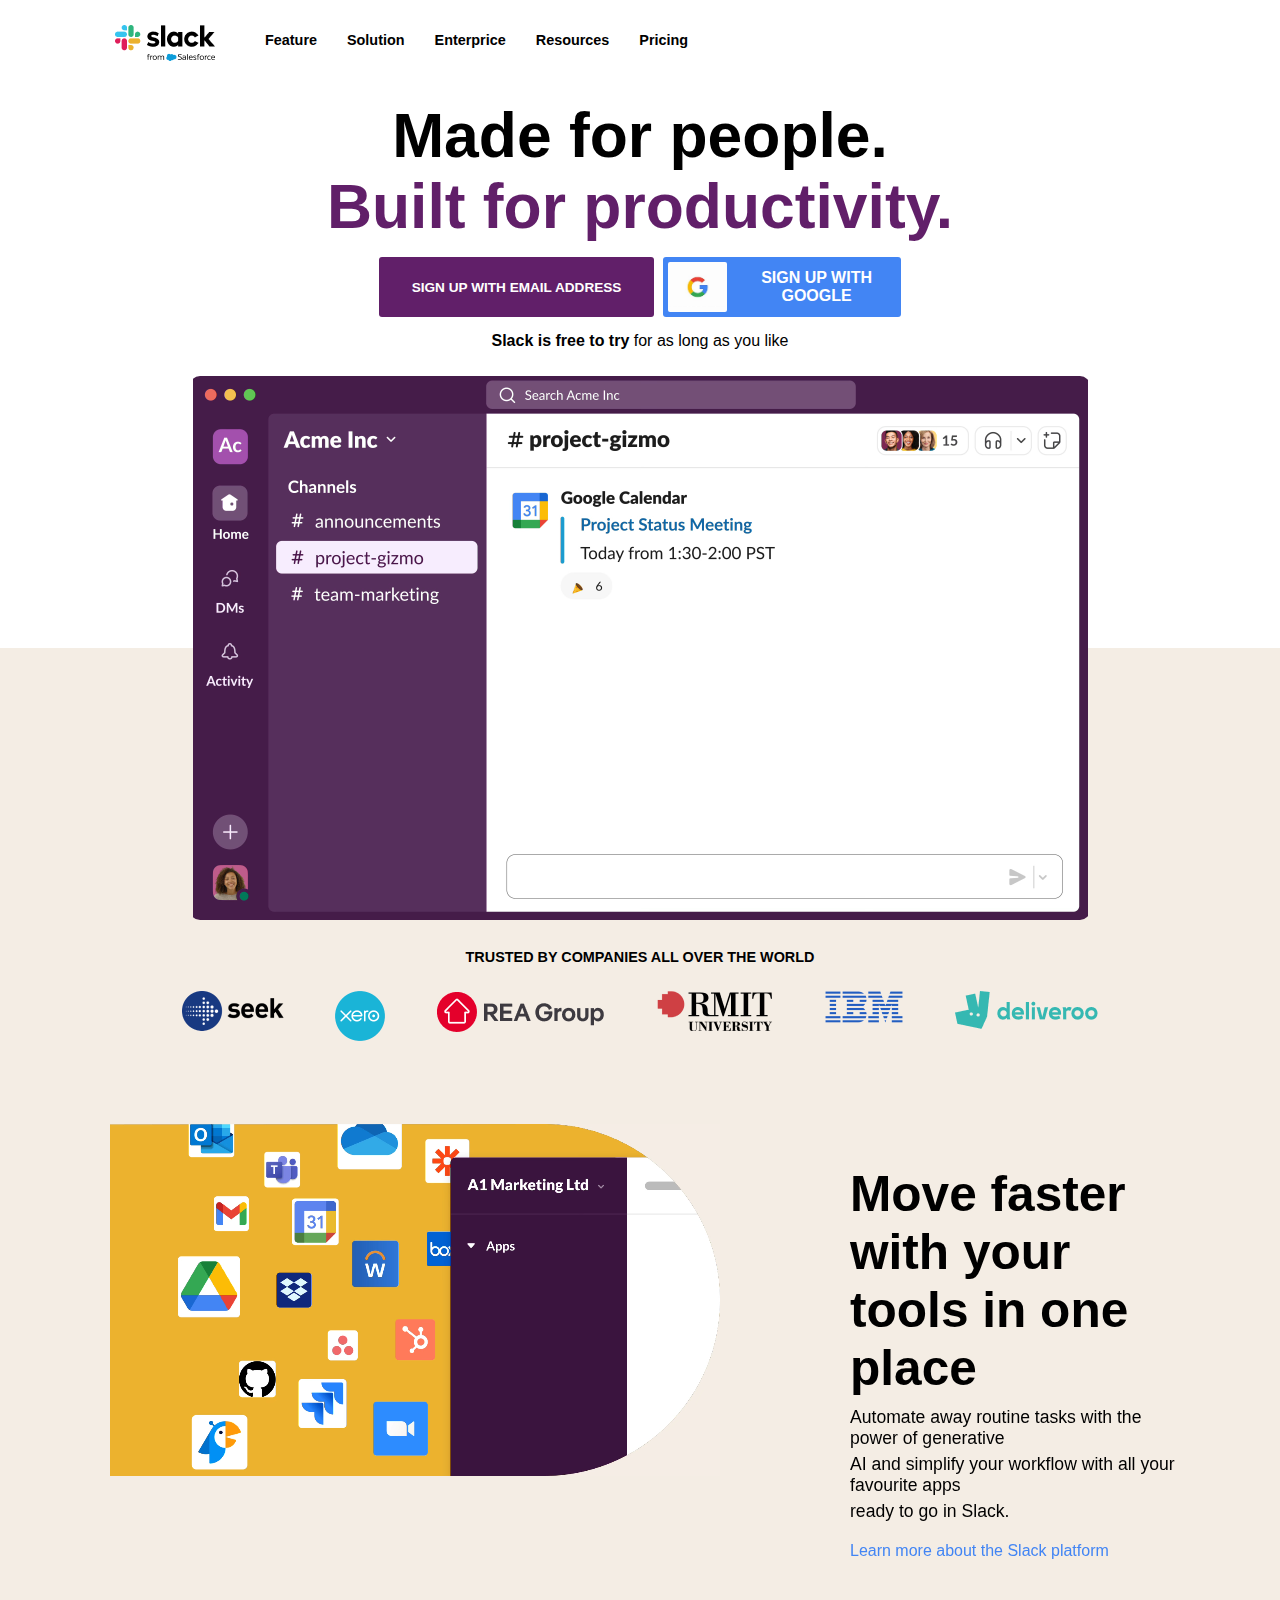
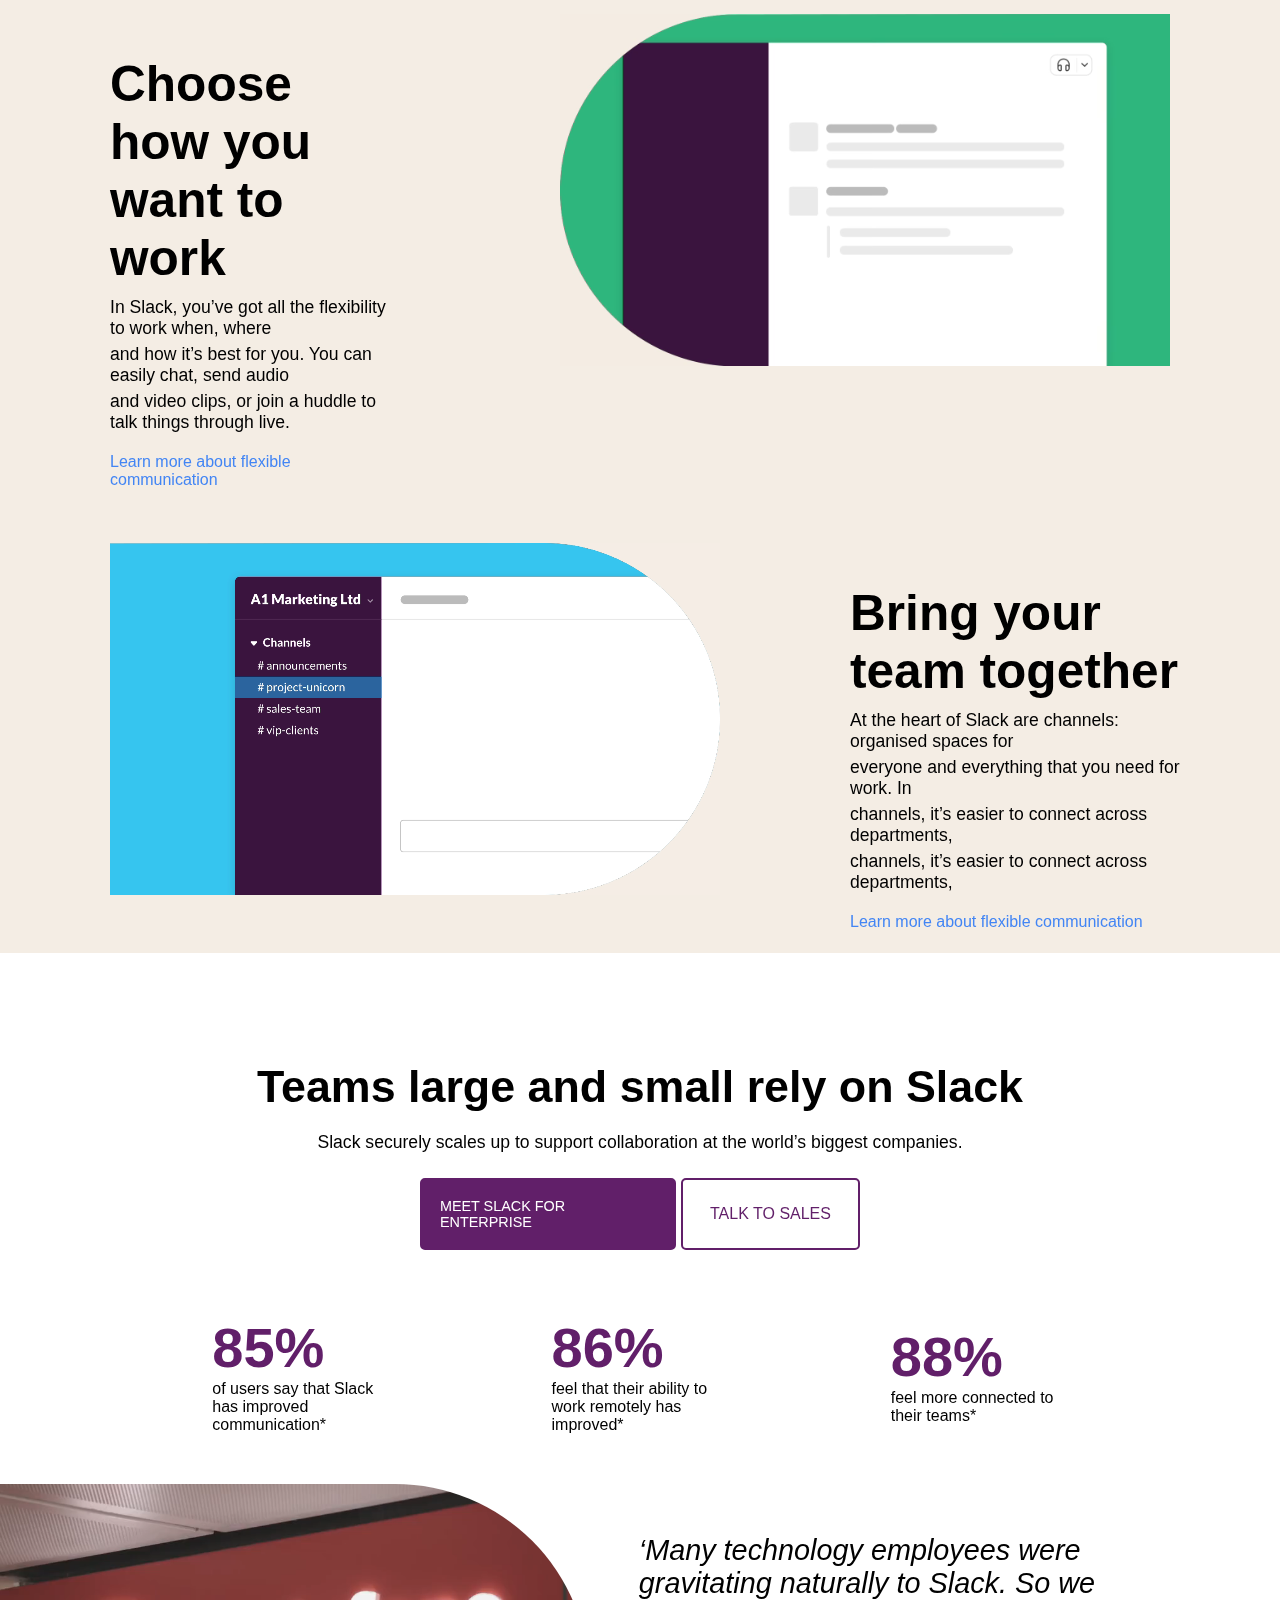
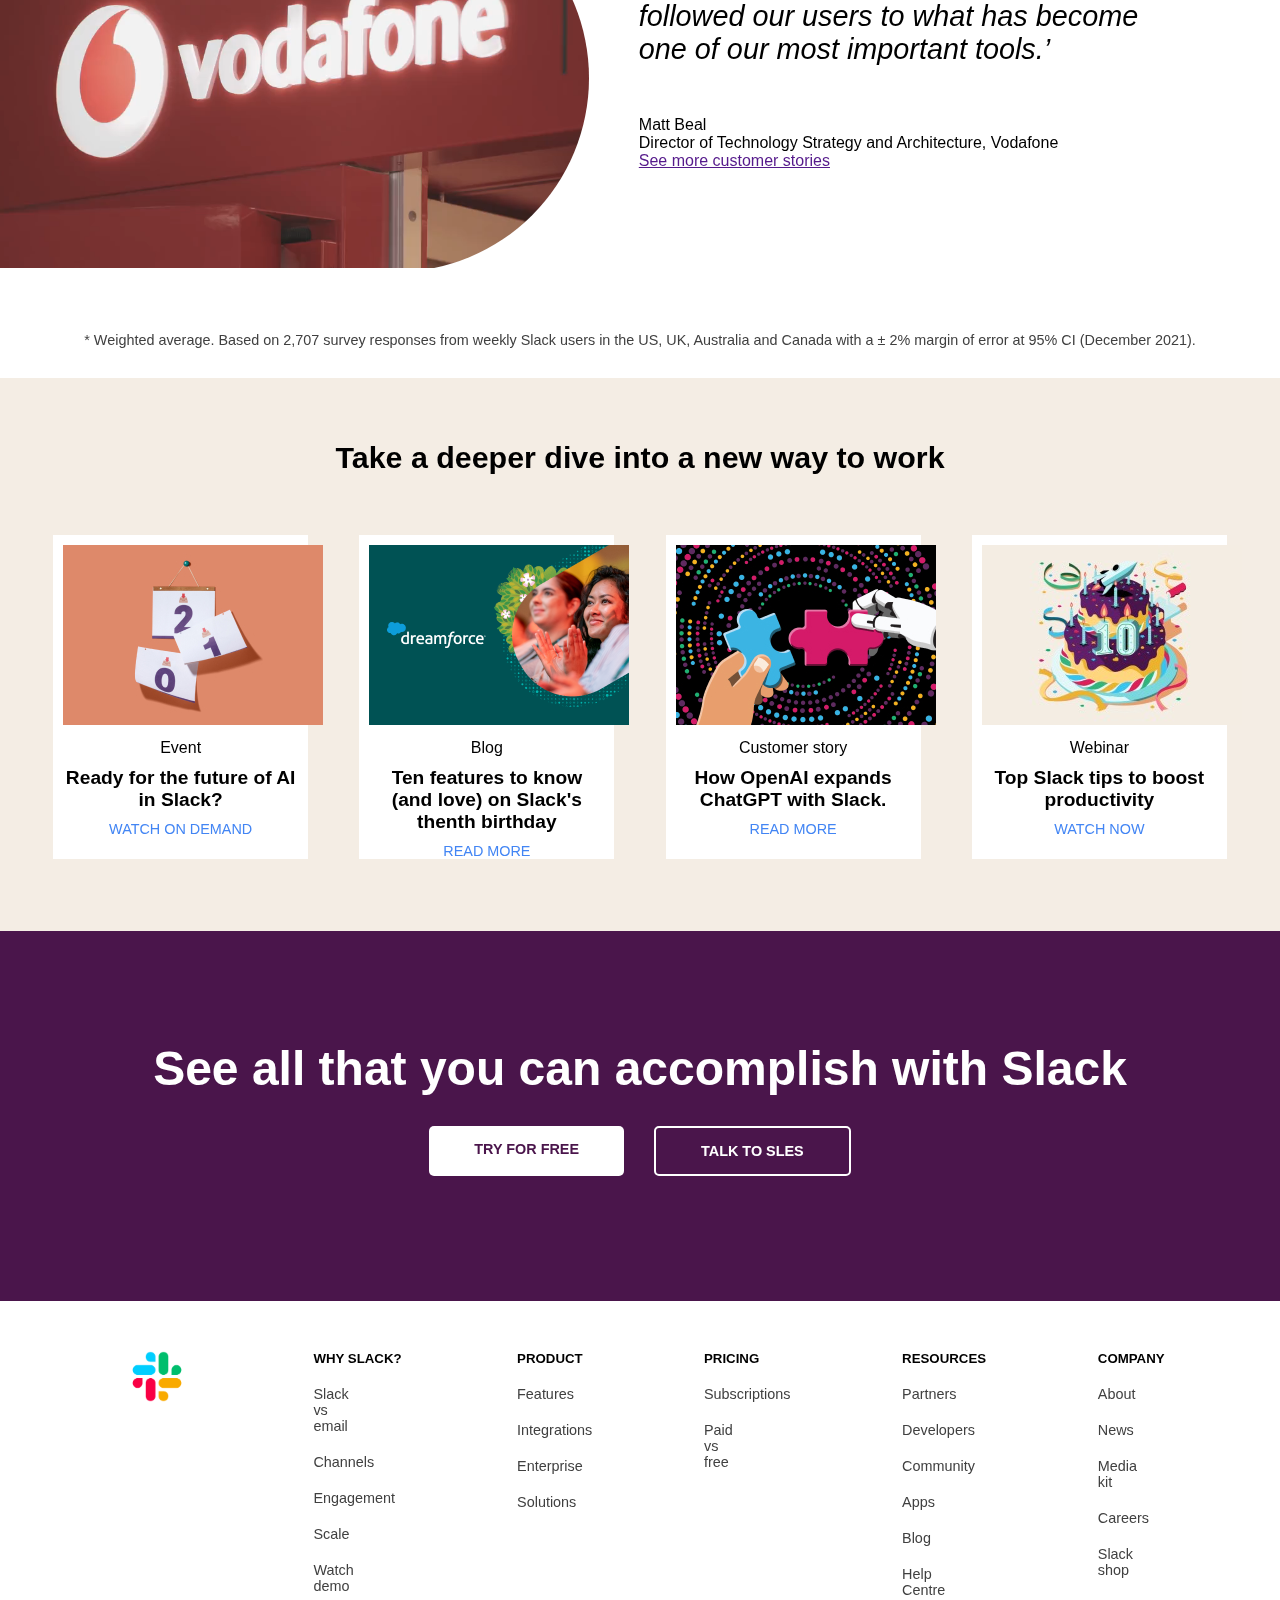
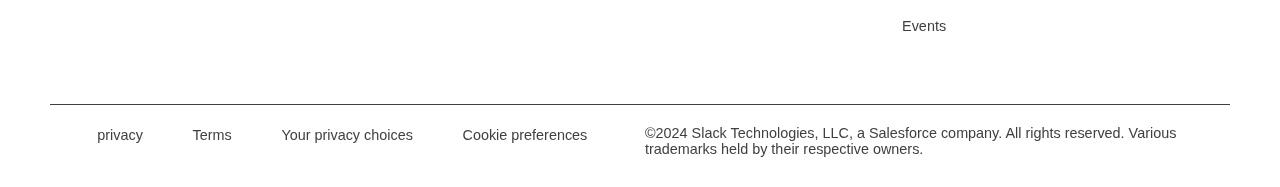
<file: index.html>
<!DOCTYPE html>
<html lang="en">
<head>
    <meta charset="UTF-8">
    <meta name="viewport" content="width=device-width, initial-scale=1.0">
    <title>Slack is your productivity platfom | Slack</title>
    <link rel="stylesheet" href="style.css">
    <link rel="stylesheet" href="https://cdnjs.cloudflare.com/ajax/libs/font-awesome/6.5.1/css/all.min.css" integrity="sha512-DTOQO9RWCH3ppGqcWaEA1BIZOC6xxalwEsw9c2QQeAIftl+Vegovlnee1c9QX4TctnWMn13TZye+giMm8e2LwA==" crossorigin="anonymous" referrerpolicy="no-referrer" />
</head>
<body>
    <header>
        <nav class="pernav">
            <div class="perlogo">
                <img class="hello" src="imagesvideos/slack-salesforce-logo-nav-black.png" alt="">
            </div>
            <div class="peroptions1">
                <div>Feature</div>
                <div>Solution</div>
                <div>Enterprice</div>
                <div>Resources</div>
                <div>Pricing</div>
            </div>
            <div class="peroptions2">
                <div class="icons"><i class="fa-solid fa-magnifying-glass"></i></div>
                <div class="icons">Sign in</div>
                <div class="TTS">TALK TO SALES</div>
                <div class="TFF">TRY FOR FREE</div>
            </div>

        </nav>
        <nav class="navafter">
            <div class="perlogo">
                <img src="imagesvideos/slack-salesforce-logo-nav-black.png" alt="">
            </div>
            <div class="peroptions1">
                <div>Feature</div>
                <div>Solution</div>
                <div>Enterprice</div>
                <div>Resources</div>
                <div>Pricing</div>
            </div>
            <div class="peroptions2">
                <div><i class="fa-solid fa-magnifying-glass"></i></div>
                <div class="icons">Sign in</div>
                <div class="TTS">TALK TO SALES</div>
                <div class="TFF">TRY FOR FREE</div>
            </div>

        </nav>
    </header>
    <main>
        <div class="l123">
            <h1 class="p1">Made for people.</h1>
            <h1 class="p2">Built for productivity.</h1>
        </div>
        <div class="signup">
            <div class="signupE">SIGN UP WITH EMAIL ADDRESS</div>
            <div class="signupG"><img src="imagesvideos/google.jpeg" class="google">SIGN UP WITH GOOGLE</div>
        </div>
        <div class="videoc">
            <p><span class="sbold">Slack is free to try</span> for as long as you like</p>
            <div class="video"><video src="imagesvideos/center.webm" autoplay loop height="544" width="900" style="border-radius: 10px;"></video></div>
            <p class="Trust">TRUSTED BY COMPANIES ALL OVER THE WORLD</p>
        </div>
        <div class="manylogos">
            <div><img src="imagesvideos/logo-seek.png" alt=""></div>
            <div><img src="imagesvideos/logo-xero.png" alt=""></div>
            <div><img src="imagesvideos/rea.png" alt=""></div>
            <div><img src="imagesvideos/rmit.png" alt=""></div>
            <div><img src="imagesvideos/logo-ibm.png" alt=""></div>
            <div><img src="imagesvideos/deliveroo.png" alt=""></div>
        </div>
        <div class="div1">
            <div  class="V1"><video src="imagesvideos/Using the Workday integration to quickly file an expense report in the Slack app.webm" autoplay loop width= "610px" height="360px"></video></div>
            <div>
                <h1 class="heading">Move faster with your tools in one place</h1>
                <p class="hp1">Automate away routine tasks with the power of generative </p>
                <p class="hp1">AI and simplify your workflow with all your favourite apps</p>
                <p class="hp1">ready to go in Slack.</p>
                <a href="#" class="a1">Learn more about the Slack platform</a>
            </div>
        </div>
        <div  class="div2">
            <div>
                <h1 class="headingl headingl1">Choose how you want to work</h1>
                <p class="hpl hpl1">In Slack, you’ve got all the flexibility to work when, where</p>
                <p class="hpl hpl1">and how it’s best for you. You can easily chat, send audio</p>
                <p class="hpl hpl1">and video clips, or join a huddle to talk things through live.</p>
                <a href="#" class="a2 a21">Learn more about flexible communication</a>
            </div>
            <div class="V1 V12"><video src="imagesvideos/A user starting a huddle and recording a video clip with the Slack app.webm" autoplay loop width= "610px" height="360px"></video></div>
        </div>
        <div class="div3">
            <div class="V1 V13"><video src="imagesvideos/A connected team discussing work in multiple channels in the Slack app.webm" autoplay loop width= "610px" height="360px"></video></div>
            <div>
                <h1 class="heading headinglp">Bring your team together</h1>
                <p class="hp1 lhp">At the heart of Slack are channels: organised spaces for</p>
                <p class="hp1 lhp">everyone and everything that you need for work. In</p>
                <p class="hp1 lhp">channels, it’s easier to connect across departments,</p>
                <p class="hp1 lhp">channels, it’s easier to connect across departments,</p>
                <a href="#" class="a1 a1hp">Learn more about flexible communication</a>
            </div>
        </div>   
        <div class="UP">
            <h1 class="TeamsL">Teams large and small rely on Slack</h1>
            <p class="second">Slack securely scales up to support collaboration at the world’s biggest companies.</p> 
            <div class="boxl">
                <div class="boxl1">MEET SLACK FOR ENTERPRISE</div>
                <div class="boxl2">TALK TO SALES</div>
            </div>
        </div>
        <div class="numbers">
            <div>
                <h1>85%</h1>
                <p>of users say that Slack has improved communication*</p>
            </div>
            <div>
                <h1>86%</h1>
                <p>feel that their ability to work remotely has improved*</p>
            </div>
            <div>
                <h1>88%</h1>
                <p>feel more connected to their teams*</p>
            </div>
        </div>
        <div class="ld">
            <div class="lv"><video src="imagesvideos/Video featuring a Slack customer,_.mp4" autoplay loop height="384" width="1000" class="lvid" ></video></div>
            <div class="MTP">
                <p class="MT ha">‘Many technology employees were gravitating naturally to Slack. So we followed our users to what has become one of our most important tools.’</p>
                <p class="MB ha">Matt Beal</p>
                <p class="DI ha">Director of Technology Strategy and Architecture, Vodafone</p>  
                <a class="al ha" href="">See more customer stories</a>
            </div>
        </div>
        <div class="AW"><p>* Weighted average. Based on 2,707 survey responses from weekly Slack users in the US, UK, Australia and Canada with a ± 2% margin of error at 95% CI (December 2021).</p></div>

    </main>
    <footer>
        <div class="F1st">
            <h1>Take a deeper dive into a new way to work</h1>
            <div class="F2nd">
                <div>
                    <img src="imagesvideos/promo-boost-productivity.jpg" alt="">
                    <p>Event</p>
                    <p>Ready for the future of AI in Slack?</p>
                    <p>WATCH ON DEMAND</p>
                </div>
                <div>
                    <img src="imagesvideos/promo-card-dreamforce-2023.png" alt="">
                    <p>Blog</p>
                    <p>Ten features to know (and love) on Slack's thenth birthday</p>
                    <p>READ MORE</p>
                </div>
                <div>
                    <img src="imagesvideos/promo-open-ai.jpg" alt="">
                    <p>Customer story</p>
                    <p>How OpenAI expands ChatGPT with Slack.</p>
                    <p>READ MORE</p>
                </div>
                <div>
                    <img src="imagesvideos/slack-turns-10-blog.jpg" alt="">
                    <p>Webinar</p>
                    <p>Top Slack tips to boost productivity</p>
                    <p>WATCH NOW</p>
                </div>
            </div>
            
        </div>
        <div class="over">
            <div class="LH">
                <h1>See all that you can accomplish with Slack</h1>
                <div>
                    <div class="try"><p>TRY FOR FREE</p></div>
                    <div class="talk"><p>TALK TO SLES</p></div>
                </div>
            </div>
        </div>
        <div class="FC">
            <div class="full"><img src="imagesvideos/Slack-Emblema.png" alt="" width="90px"></div>
            <div class="h3">
                <h5>WHY SLACK?</h5>
                <a href="">Slack vs email</a>
                <a href="">Channels</a>
                <a href="">Engagement</a>
                <a href="">Scale</a>
                <a href="">Watch demo</a>
            </div>
            <div class="h3">
                <h5>PRODUCT</h5>
                <a href="">Features</a>
                <a href="">Integrations</a>
                <a href="">Enterprise</a>
                <a href="">Solutions</a>
            </div>
            <div class="h3">
                <h5>PRICING</h5>
                <a href="">Subscriptions</a>
                <a href="">Paid vs free</a>
            </div>
            <div class="h3">
                <h5>RESOURCES</h5>
                <a href="">Partners</a>
                <a href="">Developers</a>
                <a href="">Community</a>
                <a href="">Apps</a>
                <a href="">Blog</a>
                <a href="">Help Centre</a>
                <a href="">Events</a>
            </div>
            <div class="h3 more">
                <h5>COMPANY</h5>
                <a>About</a>
                <a href="">News</a>
                <a href="">Media kit</a>
                <a href="">Careers</a>
                <a href="">Slack shop</a>
                
            </div>
        </div>
        <div class="ComLast">
            <div class="LLU">
                <div class="LL">
                    <p>privacy</p>
                    <p>Terms</p>
                    <p>Your privacy choices</p>
                    <p>Cookie preferences</p>
                </div >
                <div class="ll">©2024 Slack Technologies, LLC, a Salesforce company. All rights reserved. Various trademarks held by their respective owners.</div>
            </div>
        </div>
    </footer>
    
</body>
</html>
</file>
<file: style.css>
*{
    margin: 0px;
    padding: 0px;
    box-sizing: border-box;
    font-family: Arial, Helvetica, sans-serif;

}
body{
    height: 100%;
    width: 100%;

}
header{
    display: flex;
    justify-content: center;
    height: 80px;
    
}
.pernav{
    display: flex;
    width: 100%;
}
.navafter{
    border: 2px solid black;
    width: 90%;
    height: 11vh;
    border-top-left-radius: 40px;
    border-top-right-radius: 40px;
    border-bottom-left-radius: 40px;
    border-bottom-right-radius: 40px;
    margin-top: 7px;
    display: none; 
    align-items: center;
    
}
.perlogo{
    position: relative;
    left: 115px;
    top: 25px;
}
.peroptions1{
    display: flex;
    align-items: center;
    position: relative;
    left: 150px;

}
.peroptions1 div{
    margin: 15px;
    font-weight: 710;
    font-size: 90%;
}
.peroptions2{
    display: flex;
    align-items: center;
    position: relative;
    left: 750px;

}
.peroptions2 div {
    margin: 15px;
    font-weight: 540;
    font-size: 90%;
}
.TTS{
    color: #611F69;
    border: 2px solid #611F69;
    border-radius: 5px;
    padding: 12px 16px;
}
.TFF{
    background-color: #611F69;
    color: #fff;
    padding: 12px 16px;
    border-radius: 5px;
    font-size: 130%;
}
.navlogo{
    margin-top: 1%;
    margin-left: 2%;
}
.options1{
    display: flex;
    border: 2px solid black;
}
.options2{
    display: flex;
    border: 2px solid black;
    position: relative;
    right: 0px;
}

/*       */
main{
    margin-top: 20px;
}

.p1{
    text-align: center;
    font-size: 390%;
}
.p2{
    text-align: center;
    color: #611F69;
    font-size: 390%;

}
.signup{
    display: flex;
    height: 15%;
    justify-content: center;
    margin: 15px;
}
.signupE{
    text-align: center;
    display: flex;
    justify-content: center;
    align-items: center;
    background-color: #611F69;
    color: white;
    width: 25%;
    /* padding: 1.1% 0%; */
    width: 22%;
    border-radius: 3px;
    font-weight: 550;
    font-size: 85%;
    margin-right: 0.75%;

}
.google{
    height: 50px;
    margin: 5px;
    border-radius: 2px;
}
.signupG{
    text-align: center;
    background-color: #4285F4;
    color: white;
    display: flex;
    align-items: center;
    width: 19%;
    border-radius: 3px;
    font-weight: 550;

}


.videoc{
    display: flex;
    align-items: center;
    flex-direction: column;
    background: linear-gradient(to bottom, rgba(255,255,255,0.1) 50%, #F4EDE4 50%);
}
.video{
    margin: 2%;
}
.sbold{
    font-weight: 700;
}
.Trust{
    font-size: 90%;
    font-weight: 550;
}

.manylogos{
    display: flex;
    justify-content: center;
    background-color: #F4EDE4;
}
.manylogos div {
    margin: 2%;
}
/*            */

.div1{
    display: flex;
    background-color: #F4EDE4 ;
}
.V1{
    margin: 50px 110px;

}

.heading{
    margin: 95px 80px 10px 20px;
    font-size: 310%;
}

.hp1{
    font-size: 110%;
    margin: 5px 100px 0px 20px;
    font-weight: 500;
}
.a1{
    display: inline-block;
    margin: 20px 100px 0px 20px;
    text-decoration: none;
    color: #4285F4;

}
.headingl{
    font-size: 310%;
    margin: 95px 110px 10px 110px;

}
.hpl{
    font-size: 110%;
    font-weight: 500;
    margin: 5px 50px 0px 110px;

}
.a2{
    display: inline-block;
    margin: 20px 110px 0px 110px;
    text-decoration: none;
    color: #4285F4;

}
.div2{
    display: flex;
    background-color: #F4EDE4 ;

}
.div3{
    display: flex;
    background-color: #F4EDE4 ;
}
/*        */
.UP{
    display: flex;
    flex-direction: column;
    align-items: center;
    justify-content: center;
}

.TeamsL{
    font-size: 280%;
    margin: 108px 0px 20px;
    font-weight: 600;
}
.second{
    font-weight: 500px;
    margin-bottom: 10px;
    font-size: 110%;
}
.boxl{
    display: flex;
    width: 100%;
    justify-content: center;
    margin: 15px;

}
.boxl1{
    color: white;
    background-color: #611F69;
    padding: 18px;
    width: 20%;
    font-weight: 500;
    font-size: 90%;
    border: 2px solid #611F69;
    border-radius: 5px;
    margin-right: 5px;
}
.boxl2{
    display: flex;
    align-items: center;
    justify-content: center;
    color: #611F69;
    border: 2px solid #611F69 ;
    border-radius: 5px;
    width: 14%;
    font-weight: 500;

}

.numbers{
    display: flex;
    justify-content: space-evenly;
    margin: 50px;
}
.numbers div{
    width: 15%;
    display: flex;
    flex-direction: column;
    justify-content: center;
}

.numbers div h1{
    font-size: 350%;
    color: #611F69;
    font-weight: 600;
}
.lv{
    width: 46%;
    border-top-right-radius: 300px;
    border-bottom-right-radius: 300px;
    overflow: hidden;
    padding: 0px;
}
.ld{
    display: flex;
}
.lvid{
    position: relative;
    left: -160px;
}
.MTP{
    width: 50%;
}
.MT{
    padding: 50px;
    font-size: 180%;
    font-weight: 100;
    font-style: italic;
}
.MB{
    padding: 0px 50px;

}
.DI{
    padding: 0px 50px;
    
}
.al{
    padding: 0px 50px;

}
.AW{
    padding: 20px;
    margin: 40px 0px 10px 0px;
    color: #404040;
    text-align: center;
    font-size: 90%;
}

.F1st{
    background-color: #F4EDE4;
    text-align: center;
    border: 2px solid transparent;
    padding-bottom: 70px;

}

.F2nd{
    display: flex;
    justify-content: space-evenly;
}
.F1st h1{
    margin: 60px;
    font-size: 190%;
}

.F2nd div{
    background-color: #fff;
    width: 20%;
}

.F2nd div img {
    padding: 10px;
}
.F2nd div :nth-child(3){
    font-size: 120%;
    font-weight: 600;
    margin: 10px;

}
.F2nd div :nth-child(4){
    color: #4285F4;
    font-size: 90%;
    font-weight: 500;
}

.LH{
    background-color: #4A154B;
    color: white;  
    height: 370px;
    display: flex;
    flex-direction: column;
    align-items: center;
    font-size: 150%;
    /* border-bottom-right-radius: 50%;
    border-bottom-left-radius: 50%; */
}
.LH h1{
    margin-top: 110px;
    font-weight: 600;
}
.LH div{
    display: flex;
    margin: 15px;
    
}
.try{

    color: #4A154B;
    background-color: white;
    font-size: 60%;
    border-radius: 5px;
    font-weight: 600;
    padding: 15px 45px;
}
.talk{
    color: white;
    border: white;
    font-size: 60%;
    border: 2px solid white;
    border-radius: 5px;
    font-weight: 600;
    padding: 15px 45px;

}
/* .LH{
    border-bottom-left-radius: 500px;
    border-bottom-right-radius: 500px;
} */

/*      */

.FC{
    display: flex;
    margin: 50px 0px;
    justify-content: space-evenly;
}
.ComLast{
    display: flex;
    border-top: #404040;
    justify-content: center;
}
.ComLast :nth-child(1) div {
    display: flex;
}
.h3 a{
    display: block;
    margin: 20px 0px;
    width: 40%;
    text-decoration: none;
    font-size: 90%;
    color: #404040;
}
.LLU{
    display: flex;
    border-top: 1px solid #404040;
    padding: 20px 0px 30px 0px;
}
.ll{
    width: 50%;
    position: relative;
    right: 0px;
    margin-left: 10px;
    color: #404040;
    font-size: 90%;
}
.LL{
    width: 50%;
    display: flex;
    justify-content: space-evenly;

}
.LL p{
    margin: 2px;
    color: #404040;
    font-size: 90%;
}

@media screen and (max-width: 480px) {
    
    body{
        
        width: 100%;
        overflow: hidden;
    }
    .hello{
        width: 80px;
        margin: 0px;
        padding: 0px;
    }
    .pernav{
        position: relative;
        width: 100px;
        left: -260px;
        height: 5px;
        margin: 0px;
        padding: 0px;
    }
    .icons{
        display: none;

    }
    .TTS , .TFF{
        display: none;
        position: relative;
        top: 50px;
        width: 100px;
        right: 50px;
        height: 60px;
        font-size: 10px;
    }
    .peroptions1{
        display: none;
    }
    .p1, .p2{
        font-size: 50px;
    }
    .signup{
        display: block;
    }
    .video{
        width: 10px;
        
    }
    
    .div1, .div2, .div3{
        display: block;
        position: relative;
        bottom: 200px;
        width: 100%;
        padding: 0px;
    } 
    .div1 div:nth-child(1){
        width: 100px;
        
    }
    .div2{
        display: flex;
        flex-direction: column-reverse;
    }
    .V1{
        position: relative;
        right: 110px;
        bottom: 60px;
    }
    .heading, .headingl{
        font-size: 40px;
        width: 100%;
        position: relative;
        bottom: 150px;
        margin: 10px;


    }
    .hp1, .hpl{
        position: relative;
        bottom: 150px;
        font-size: 20px;
        margin: 10px;
       
    }
    .a1, .a2{
        position: relative;
        bottom: 150px;

    }
    .V12{
        position: relative;
        bottom: 210px;

    }
    .headingl1{
        position: relative;
        bottom: 250px;


    }
    .hpl1{
        position: relative;
        bottom: 250px;

    }
    .a21{
        position: relative;
        bottom: 250px;

    }
    .V13{
        position: relative;
        bottom: 260px;


    }
    .headinglp{
        position: relative;
        bottom: 280px;


    }
    .lhp{
        position: relative;
        bottom: 280px;


    }
    .a1hp{
        position: relative;
        bottom: 280px;


    }
    .video{
        margin: 0px;
        padding: 0px;
        position: relative;
        left: -200px;
        top: -130px;
    }
    video{
        width: 400px;
        margin: 0px;
    }
    main{
        width: 100%;
        display: flex;
        flex-direction: column;
        justify-content: center;
        margin: 0px;
    }
    .l123{
        width: 100%;
    }
    .signupE{
        width: 100%;
        text-align: center;
        display: flex;
        justify-content: center;
        align-items: center;
        background-color: #611F69;
        color: white;
        font-weight: 550;
        font-size: 85%;
        margin: 5px;
        height: 60px;
    }
    .signupG{
        width: 100%;
        text-align: center;
        background-color: #4285F4;
        color: white;
        display: flex;
        align-items: center;
        border-radius: 3px;
        font-weight: 550;
    }
    .Trust{
        position: relative;
        bottom: 250px;
    }
    .manylogos div{
        flex-wrap: wrap;
    }
    .manylogos div img {
        width: 50px;
        position: relative;
        bottom: 200px;

    }
    .UP{
        position: relative;
        bottom: 550px;
        background-color: #fff;

    }
    .boxl{
        display: block;
        justify-content: center;
    }
    .boxl1{
        width: 80%;
        display: flex;
        justify-content: center;
        margin: 6px;

    }
    .boxl2{
        padding: 8px;
        width: 80%;
        display: flex;
        justify-content: center;
        margin: 6px;
    }

    .TeamsL{
        margin-top: 20px 15px;
    }
    .numbers{
        position: relative;
        bottom: 500px;
        font-size: 20px;
        width: 100%;
        margin: 0px;
        padding: 0px;
        height: 200px;
    }
    .numbers div{
        justify-content: center;
        width: 30%;
        font-size: 60%;
    }
    .numbers div p {
        margin: 10px;
    }
    .ld{
        display: block;
        position: relative;
        bottom: 500px;
        padding: 0px;
    }
    .lv{
        width: 500px;
    }
    .lv video{
        width: 500px;
    }
    .MTP{
        width: 100%;
        margin: 0px;
        padding: 0px;
    }
    .AW{
        position: relative;
        bottom: 500px;
    }
    footer{
        position: relative;
        bottom: 500px;

    }
    .F2nd div{
        
        width: 500px;
        border: 1px solid #404040;
        margin: 15px;
    }
    .F2nd{
        flex-wrap: wrap;
    }
    .LH{
       
        padding-bottom: 380px;
    }
    .try, .talk{
        margin: 100px;    
    }
    .FC{
        justify-content: space-evenly;
        width: 100%;
        flex-wrap: wrap;
    }
    .full{
        display: flex;
        justify-content: center;
        width: 100%;
    }
    .h3{
        padding: 12px;
        width: 200px;
    }
    .more{
        display: flex;
        flex-direction: column;
        justify-content: start;
        width: 100%;
    }
    .LLU{
        border: 2px solid hotpink;
        flex-direction: column;
    }
    .LL{
        border: 2px solid rebeccapurple;
        width: 100%;
    }
    .ll{
        width: 100%;
    }
    
    
  }
</file>
